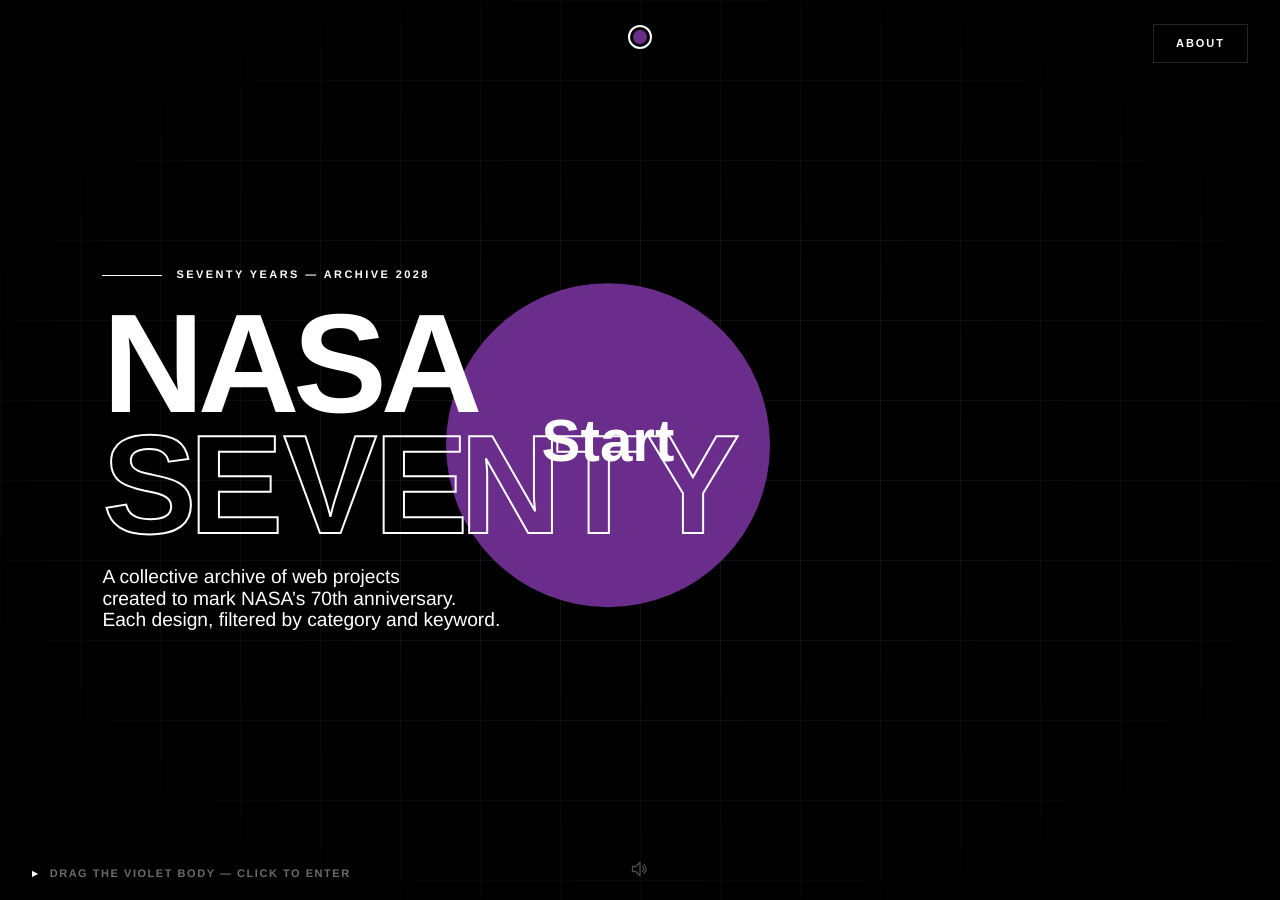
<file: NASA_70/files/index.html>
<!DOCTYPE html>
<html lang="it">
<head>
  <meta charset="UTF-8" />
  <meta name="viewport" content="width=device-width, initial-scale=1.0, maximum-scale=1.0, user-scalable=no" />
  <meta name="theme-color" content="#000000" />
  <title>NASA at 70 — Gravitas</title>
  <link rel="stylesheet" href="style.css" />
</head>
<body>

  <!-- ─── Background atmosphere ───────────────────────────── -->
  <div class="bg-grid" aria-hidden="true"></div>
  <div class="bg-grain" aria-hidden="true"></div>

  <!-- ─── Physics canvas ──────────────────────────────────── -->
  <canvas id="stage" aria-label="Interactive archive map"></canvas>

  <!-- ─── HUD: top bar ────────────────────────────────────── -->
  <header class="hud-top">
    <div id="logo-mark" class="logo-mark" aria-hidden="true">
      <span class="word">NASA</span>
      <span class="word stroked"><span class="sv sv-1">S</span><span class="sv sv-2">E</span><span class="sv sv-3">V</span><span class="sv sv-4">E</span><span class="sv sv-5">N</span><span class="sv sv-6">T</span><span class="sv sv-7">Y</span></span>
    </div>
    <!-- Breadcrumb trail of mini-spheres -->
    <nav id="trail" class="hud-trail" aria-label="Navigation trail"></nav>

  </header>

  <!-- ─── Mode selector (appears after Start, under the logo) ── -->
  <div id="modePanel" class="mode-panel" aria-hidden="true">
    <div class="mode-title">Mode</div>
    <div class="mode-list" role="radiogroup" aria-label="Display mode">
      <button class="mode-btn is-active" data-mode="physical" role="radio" aria-checked="true">physical</button>
      <button class="mode-btn" data-mode="educated" role="radio" aria-checked="false">educated</button>
      <button class="mode-btn" data-mode="game" role="radio" aria-checked="false">game</button>
    </div>
  </div>

  <!-- ─── About button (landing page only) ────────────────── -->
  <button id="aboutBtn" class="about-btn" aria-haspopup="dialog" aria-controls="about">
    <span>About</span>
  </button>

  <!-- ─── HUD: bottom legend ──────────────────────────────── -->
  <footer class="hud-bot">
    <span class="hud-hint" id="hudHint">drag · collide · click to descend</span>
    <span class="hud-coord" id="hudCoord"></span>
  </footer>

  <!-- ─── Sound toggle (mute all audio: collisions + game music/voice) ─── -->
  <button id="soundToggle" class="sound-toggle" aria-label="Toggle sound" aria-pressed="true">
    <svg viewBox="0 0 24 24" width="20" height="20" aria-hidden="true">
      <polygon class="spk" points="3,9 7,9 12,4 12,20 7,15 3,15" fill="none" stroke="currentColor" stroke-width="1.6" stroke-linejoin="round"/>
      <path class="wave" d="M14.8 9 a3.6 3.6 0 0 1 0 6" fill="none" stroke="currentColor" stroke-width="1.6" stroke-linecap="round"/>
      <path class="wave" d="M16.8 7 a6.2 6.2 0 0 1 0 10" fill="none" stroke="currentColor" stroke-width="1.6" stroke-linecap="round"/>
      <line class="slash" x1="14.5" y1="8" x2="20.5" y2="16" stroke="currentColor" stroke-width="1.6" stroke-linecap="round"/>
    </svg>
  </button>

  <!-- ─── Intro overlay (only at level 0) ─────────────────── -->
  <div id="intro" class="intro">
    <div class="intro-stack">
      <div class="intro-eyebrow">
        <span class="line"></span>
        <span class="txt">SEVENTY YEARS — ARCHIVE 2028</span>
      </div>
      <h1 class="intro-title">
        <span class="word" data-d="0">NASA</span>
        <span class="word stroked" data-d="1"><span class="sv sv-1">S</span><span class="sv sv-2">E</span><span class="sv sv-3">V</span><span class="sv sv-4">E</span><span class="sv sv-5">N</span><span class="sv sv-6">T</span><span class="sv sv-7">Y</span></span>
      </h1>
      <p class="intro-lead">
        A collective archive of web projects<br />
        created to mark NASA’s 70th anniversary.<br />
        Each design, filtered by category and keyword.
      </p>
    </div>
  </div>

  <!-- ─── Project info panel (slides in at level 3) ───────── -->
  <aside id="panel" class="panel" aria-hidden="true">
    <button class="panel-close" id="panelClose" aria-label="Close">
      <svg viewBox="0 0 24 24" width="22" height="22"><line x1="4" y1="4" x2="20" y2="20" stroke="currentColor" stroke-width="2.5"/><line x1="20" y1="4" x2="4" y2="20" stroke="currentColor" stroke-width="2.5"/></svg>
    </button>
    <div class="panel-scroll">
      <div class="panel-tag" id="panelTag">—</div>
      <h2 class="panel-title" id="panelTitle">—</h2>
      <p class="panel-author" id="panelAuthor">—</p>
      <div class="panel-figure" id="panelFigure"></div>
      <p class="panel-desc" id="panelDesc">—</p>
      <a class="panel-cta" id="panelCta" href="#" target="_blank" rel="noopener">
        <span>visit project</span>
        <svg viewBox="0 0 32 12" width="40" height="14"><line x1="0" y1="6" x2="26" y2="6" stroke="currentColor" stroke-width="2"/><polyline points="20,1 27,6 20,11" stroke="currentColor" stroke-width="2" fill="none"/></svg>
      </a>
    </div>
  </aside>

  <!-- ─── Settings panel (slides in from the left) ────────── -->
  <aside id="settings" class="settings" aria-hidden="true">
    <div class="settings-panel">
      <div class="set-slider" data-key="gravity">
        <div class="set-label">Center gravity</div>
        <div class="set-track"><span class="set-line"></span><span class="set-handle"></span></div>
      </div>

      <div class="set-slider" data-key="bounce">
        <div class="set-label">Bounce amount</div>
        <div class="set-track"><span class="set-line"></span><span class="set-handle"></span></div>
      </div>

      <div class="set-slider" data-key="wander">
        <div class="set-label">Autonomous movement</div>
        <div class="set-track"><span class="set-line"></span><span class="set-handle"></span></div>
      </div>

      <div class="set-slider" data-key="decel">
        <div class="set-label">Deceleration</div>
        <div class="set-track"><span class="set-line"></span><span class="set-handle"></span></div>
      </div>

      <button class="settings-reset" id="settingsReset">Reset</button>
    </div>
    <button id="settingsTab" class="settings-tab" aria-label="Toggle settings" aria-expanded="false">
      <span>Settings</span>
    </button>
  </aside>

  <!-- ─── Dev tool: multiply projects (slides in from the left) ─ -->
  <aside id="multiply" class="settings multiply" aria-hidden="true">
    <div class="settings-panel">
      <div class="set-label">Multiply projects</div>
      <div class="multiply-row">
        <input id="multiplyInput" class="multiply-input" type="number" min="0" inputmode="numeric" value="1" aria-label="Project multiplier" />
        <button id="multiplyOk" class="multiply-ok">OK</button>
      </div>
    </div>
    <button id="multiplyTab" class="settings-tab" aria-label="Toggle multiply" aria-expanded="false">
      <span>Sv.</span>
    </button>
  </aside>

  <!-- ─── Game mode overlay (instructions + game over) ────── -->
  <div id="game" class="game" aria-hidden="true">
    <div class="game-card" id="gameIntro">
      <h2 class="game-title">Dodge projects</h2>
      <p class="game-lead">Move your cursor to steer the white dot and avoid the incoming
         circles. Each circle that comes off the screen is worth one point. It becomes increasingly frenetic and variable.</p>
      <div class="game-controls" id="gameControls" role="radiogroup" aria-label="Control method">
        <button class="game-btn ctrl-btn" id="ctrlMouse"  data-control="mouse"  role="radio" aria-checked="false">Mouse</button>
        <button class="game-btn ctrl-btn" id="ctrlFinger" data-control="finger" role="radio" aria-checked="false">Finger</button>
        <button class="game-btn ctrl-btn" id="ctrlNose"   data-control="nose"   role="radio" aria-checked="false">Nose</button>
      </div>
      <button class="game-btn" id="gamePlay">Play</button>
    </div>
    <div class="game-card" id="gameOver" hidden>
      <h2 class="game-title">You landed on a project</h2>
      <p class="game-score">score: <span id="gameScore">0</span></p>
      <div class="game-actions">
        <button class="game-btn" id="gameSee">See project</button>
        <button class="game-btn" id="gameRetry">Retry</button>
      </div>
    </div>
  </div>

  <!-- Live score while playing — discreet, centered at the top -->
  <div id="gameHud" class="game-hud" aria-hidden="true">
    <span class="game-hud-inner">
      <span class="game-hud-label">Score</span>
      <span id="gameScoreLive" class="game-hud-value">0</span>
    </span>
  </div>

  <!-- Launch countdown overlay — big 3·2·1 synced to Sound/321.mp3 (pointer
       passes through so the ball keeps following the cursor underneath). -->
  <div id="gameCountdown" class="game-countdown" aria-hidden="true">
    <span class="game-count-num"></span>
  </div>

  <!-- ─── About section (scroll-driven gravity scene) ─────── -->
  <section id="about" class="about" aria-hidden="true" role="dialog" aria-label="About — NASA Seventy">
    <!-- Physics layer: purple spheres fall + collide. Sits BEHIND the text,
         which always stays crisp (spheres never overlap a block — they collide). -->
    <canvas id="aboutStage" class="about-stage" aria-hidden="true"></canvas>

    <button id="aboutClose" class="about-close" aria-label="Close about">
      <svg viewBox="0 0 24 24" width="22" height="22"><line x1="4" y1="4" x2="20" y2="20" stroke="currentColor" stroke-width="2.5"/><line x1="20" y1="4" x2="4" y2="20" stroke="currentColor" stroke-width="2.5"/></svg>
    </button>

    <!-- Dedicated vertical scroller (the body stays overflow:hidden, untouched) -->
    <div class="about-scroll" id="aboutScroll">

      <!-- HERO: rigid white line, static spheres above it, title below -->
      <header class="about-hero">
        <span class="about-line" id="aboutLine" aria-hidden="true"></span>
        <h2 class="about-hero-title" data-about-block>Dear&nbsp;Humans,<br/>Dear&nbsp;NASA&nbsp;Fans</h2>
        <span class="about-hero-cue">scroll — release gravity</span>
      </header>

      <!-- TEXT STREAM: every [data-about-block] is registered as a static body -->
      <div class="about-stream">
        <article class="about-block about-block--l" data-about-block>
          <span class="about-block-idx">01</span>
          <p>NASA 70 is an interactive digital archive that gathers and visually presents the web projects created to mark NASA’s seventieth anniversary.</p>
        </article>

        <article class="about-block about-block--c" data-about-block>
          <span class="about-block-idx">02</span>
          <p>The archive is explored through a physical metaphor: navigation filters such as categories, tags and individual projects exist as celestial bodies in a gravitational field, draggable and animated by a continuous physics.</p>
        </article>

        <article class="about-block about-block--r" data-about-block>
          <span class="about-block-idx">03</span>
          <p>The projects are organized into three macro-categories: Cosmos, Knowledge and Craft. Descending through the levels spawns new bodies from the position of the previous one, like an orbital trajectory.</p>
        </article>

        <article class="about-block about-block--l" data-about-block>
          <span class="about-block-idx">04</span>
          <p>It speaks to designers, students and enthusiasts who want to inhabit the archive: to drag, to throw, to collide, and only at the very end, to settle on a single project. Or would you like to send us your project?</p>
        </article>
      </div>

      <div class="about-refs">
        <p>National Aeronautics and Space Administration. (2015). <em>The Eagle has landed</em> [File audio]. NASA. https://www.nasa.gov/wp-content/uploads/2015/01/569462main_eagle_has_landed.mp3</p>
        <p>Montee. (2026, 10 aprile). <em>Opportunity, Wake Up!</em> [Video]. YouTube. https://www.youtube.com/watch?v=D1uadiDYcPA</p>
        <p>Heil, K. (2015, 18 ottobre). <em>Space Shuttle Launch Countdown</em> [Video]. YouTube. https://www.youtube.com/watch?v=Vfn_u768UoQ</p>
      </div>

      <footer class="about-foot">NASA SEVENTY — ARCHIVE 2028</footer>
    </div>
  </section>

  <!-- ─── Loading overlay ─────────────────────────────────── -->
  <div id="loader" class="loader">
    <div class="loader-ring"></div>
    <span class="loader-txt">tracking signal…</span>
  </div>

  <script src="script.js"></script>
</body>
</html>
</file>
<file: NASA_70/files/style.css>
/* ════════════════════════════════════════════════════════════
   NASA AT 70 · GRAVITAS — style.css
   Palette: Cosmos #009FE3 · Knowledge #FFED00 · Craft #E30613
            Others #C6C6C6 · Genesis (purple) #6B2D8B
            Ground #000 · Trace #FFFFFF
   Type: Helvetica Bold (700) + Helvetica Light (300)
   ════════════════════════════════════════════════════════════ */

:root {
  --c-cosmos:    #009FE3;
  --c-knowledge: #FFED00;
  --c-craft:     #E30613;
  --c-others:    #C6C6C6;
  --c-genesis:   #6B2D8B;
  --c-ground:    #000000;
  --c-trace:     #ffffff;
  --c-trace-dim: rgba(255,255,255,0.42);
  --c-trace-fog: rgba(255,255,255,0.14);
  --c-trace-mist:rgba(255,255,255,0.06);

  --t-fast: 220ms cubic-bezier(.2,.7,.2,1);
  --t-med:  420ms cubic-bezier(.2,.7,.2,1);
  --t-slow: 780ms cubic-bezier(.2,.7,.2,1);
}

*, *::before, *::after { box-sizing: border-box; margin: 0; padding: 0; }

html, body {
  width: 100%;
  height: 100%;
  overflow: hidden;
  background: var(--c-ground);
  color: var(--c-trace);
  font-family: "Helvetica Neue", Helvetica, Arial, sans-serif;
  font-weight: 300;
  -webkit-font-smoothing: antialiased;
  -moz-osx-font-smoothing: grayscale;
  text-rendering: geometricPrecision;
  user-select: none;
  -webkit-tap-highlight-color: transparent;
}

body { cursor: default; }
body.dragging { cursor: grabbing; }
body.dragging * { cursor: grabbing !important; }

/* ── Atmosphere layers ────────────────────────────────────── */
.bg-grid {
  position: fixed; inset: 0;
  background-image:
    linear-gradient(to right, var(--c-trace-mist) 1px, transparent 1px),
    linear-gradient(to bottom, var(--c-trace-mist) 1px, transparent 1px);
  background-size: 80px 80px;
  pointer-events: none;
  z-index: 1;
  mask-image: radial-gradient(ellipse at center, #000 30%, transparent 90%);
  -webkit-mask-image: radial-gradient(ellipse at center, #000 30%, transparent 90%);
}

.bg-grain {
  position: fixed; inset: 0;
  pointer-events: none;
  opacity: 0.06;
  z-index: 2;
  background-image: url("data:image/svg+xml,%3Csvg viewBox='0 0 200 200' xmlns='http://www.w3.org/2000/svg'%3E%3Cfilter id='n'%3E%3CfeTurbulence type='fractalNoise' baseFrequency='0.9' numOctaves='2' stitchTiles='stitch'/%3E%3CfeColorMatrix values='0 0 0 0 1 0 0 0 0 1 0 0 0 0 1 0 0 0 0.6 0'/%3E%3C/filter%3E%3Crect width='200' height='200' filter='url(%23n)'/%3E%3C/svg%3E");
  background-size: 200px 200px;
  mix-blend-mode: overlay;
}

/* ── Canvas ──────────────────────────────────────────────── */
#stage {
  position: fixed; inset: 0;
  z-index: 5;
  display: block;
  cursor: grab;
  touch-action: none;
}

/* ── HUD — top bar ───────────────────────────────────────── */
.hud-top {
  position: fixed;
  top: 0; left: 0; right: 0;
  z-index: 20;
  display: grid;
  grid-template-columns: 1fr auto 1fr;
  align-items: start;
  padding: 24px 32px;
  pointer-events: none;
  gap: 24px;
}

.hud-top > * { pointer-events: auto; }

/* Logo mark = a faithful, scaled-down replica of .intro-title.
   Same line-height, letter-spacing and per-letter margins, with the
   text-stroke set proportionally (title is 2px @168px → ~0.5px @40px). */
.logo-mark {
  grid-column: 1;
  display: flex;
  flex-direction: column;
  line-height: 0.86;
  font-size: 40px;
  font-weight: 700;
  letter-spacing: -0.045em;
  color: var(--c-trace);
  opacity: 0;
  pointer-events: none;
  user-select: none;
  transition: opacity 200ms;
}
.logo-mark.is-visible { opacity: 1; pointer-events: auto; cursor: pointer; }

.logo-mark .word { display: inline-block; }

.logo-mark .stroked {
  -webkit-text-stroke: 0.5px var(--c-trace);
  color: transparent;
  letter-spacing: 0;
  white-space: nowrap;
}
.logo-mark .stroked .sv { display: inline-block; }
.logo-mark .stroked .sv-1 { margin-right: -0.05em; }
.logo-mark .stroked .sv-2 { margin-right: 0em; }
.logo-mark .stroked .sv-3 { margin-right: -0.02em; }
.logo-mark .stroked .sv-4 { margin-right: -0.06em; }
.logo-mark .stroked .sv-5 { margin-right: -0.04em; }
.logo-mark .stroked .sv-6 { margin-right: 0.03em; }
.logo-mark .stroked .sv-7 { margin-right: 0; }

.hud-mark {
  display: flex;
  align-items: center;
  gap: 10px;
  font-weight: 700;
  font-size: 13px;
  letter-spacing: 0.16em;
  color: var(--c-trace);
}

.mark-dot {
  width: 10px; height: 10px;
  border-radius: 50%;
  background: var(--c-trace);
  display: inline-block;
  animation: pulseDot 2.4s ease-in-out infinite;
}

@keyframes pulseDot {
  0%, 100% { opacity: 1; transform: scale(1); }
  50%      { opacity: 0.35; transform: scale(0.7); }
}

.mark-thin { font-weight: 300; opacity: 0.55; }

.hud-logo {
  height: 38px;
  width: auto;
  display: block;
}

.hud-trail {
  grid-column: 2;
  display: flex;
  align-items: center;
  justify-content: center;
  gap: 14px;
  min-height: 24px;
  padding-top: 2px;
}

.trail-node {
  display: inline-flex;
  align-items: center;
  gap: 12px;
  background: none;
  border: none;
  cursor: pointer;
  color: var(--c-trace);
  font-family: inherit;
  padding: 0;
  opacity: 0;
  transform: translateY(-14px) scale(0.94);
  animation: trailIn 420ms cubic-bezier(.22,1,.36,1) forwards;
}

@keyframes trailIn {
  to { opacity: 1; transform: translateY(0) scale(1); }
}

.trail-node.is-settled {
  opacity: 1;
  transform: translateY(0) scale(1);
  animation: none;
}

@keyframes letterIn {
  from { opacity: 0; transform: translateY(5px); }
  to   { opacity: 1; transform: translateY(0); }
}

.trail-ltr {
  display: inline-block;
  opacity: 0;
  animation: letterIn 90ms cubic-bezier(.22,1,.36,1) forwards;
}

@keyframes arrowGrow {
  from { width: 0; opacity: 0; }
  to   { width: 18px; opacity: 1; }
}

.trail-sphere {
  width: 14px; height: 14px;
  border-radius: 50%;
  background: var(--c-trace);
  transition: transform var(--t-fast);
}

.trail-node.is-current .trail-sphere {
  outline: 2px solid var(--c-trace);
  outline-offset: 3px;
}

.trail-node:hover .trail-sphere { transform: scale(1.25); }

.trail-label {
  font-weight: 700;
  font-size: 11px;
  letter-spacing: 0.18em;
  text-transform: uppercase;
}

.trail-arrow {
  width: 0;
  height: 1px;
  background: var(--c-trace-dim);
  display: inline-block;
  opacity: 0;
  animation: arrowGrow 300ms cubic-bezier(.22,1,.36,1) forwards;
}

.trail-arrow.is-settled {
  width: 18px;
  opacity: 1;
  animation: none;
}

.hud-meta {
  display: flex;
  flex-direction: column;
  align-items: flex-end;
  gap: 3px;
  font-size: 11px;
  letter-spacing: 0.14em;
  font-variant-numeric: tabular-nums;
}

.meta-row {
  display: flex;
  gap: 10px;
}

.meta-k {
  font-weight: 700;
  color: var(--c-trace-dim);
  min-width: 22px;
}

.meta-v {
  font-weight: 700;
  color: var(--c-trace);
}

/* ── HUD — bottom strip ──────────────────────────────────── */
.hud-bot {
  position: fixed;
  left: 0; right: 0; bottom: 0;
  z-index: 20;
  display: flex;
  justify-content: space-between;
  padding: 20px 32px;
  font-size: 11px;
  letter-spacing: 0.14em;
  color: var(--c-trace-dim);
  font-weight: 700;
  pointer-events: none;
  text-transform: uppercase;
}

.hud-hint::before {
  content: "▸ ";
  margin-right: 6px;
  color: var(--c-trace);
}

/* ── Sound toggle (collision audio mute) — minimal HUD control ── */
.sound-toggle {
  position: fixed;
  left: 50%;
  bottom: 14px;
  transform: translateX(-50%);
  z-index: 21;
  display: inline-flex;
  align-items: center;
  justify-content: center;
  width: 34px;
  height: 34px;
  padding: 0;
  background: none;
  border: none;
  color: var(--c-trace-dim);
  cursor: pointer;
  pointer-events: auto;
  opacity: 0.7;
  -webkit-tap-highlight-color: transparent;
  transition: opacity var(--t-fast), color var(--t-fast);
}
.sound-toggle:hover { color: var(--c-trace); opacity: 1; }
.sound-toggle .slash { display: none; }
.sound-toggle.is-muted { opacity: 0.45; }
.sound-toggle.is-muted .wave  { display: none; }
.sound-toggle.is-muted .slash { display: block; }

/* ── Mode selector ───────────────────────────────────────────
   A discreet thin-bordered panel, just under the logo. Hidden on the
   landing screen; revealed (.is-ready) once the user clicks "Start". */
.mode-panel {
  position: fixed;
  top: 116px;
  left: 32px;
  z-index: 20;
  display: flex;
  flex-direction: column;
  gap: 11px;
  padding: 14px 16px;
  background: var(--c-ground);
  border: 1px solid var(--c-trace-fog);
  opacity: 0;
  pointer-events: none;
  transform: translateX(-8px);
  /* Fast base transition: governs the HIDE (going back home via the logo), so the
     panel disappears quickly. The reveal is handled by a keyframe animation below. */
  transition: opacity 150ms, transform 150ms;
}
.mode-panel.is-ready {
  opacity: 1;
  pointer-events: auto;
  transform: translateX(0);
  /* REVEAL after Start: driven by a keyframe animation, not a transition. A plain
     transition can be skipped (the box "pops in") if the browser hasn't painted the
     opacity:0 state before .is-ready is added in the same tick — an animation always
     plays 0→1. Slow + soft ease-out; delayed 420ms so it follows the dev tabs.
     fill-mode 'both' keeps it invisible during the delay and pinned at 1 after. */
  animation: modePanelIn 760ms cubic-bezier(0.22, 0.61, 0.36, 1) 420ms both;
}

@keyframes modePanelIn {
  from { opacity: 0; transform: translateX(-8px); }
  to   { opacity: 1; transform: translateX(0); }
}

.mode-title {
  font-weight: 700;
  font-size: 10px;
  letter-spacing: 0.16em;
  text-transform: uppercase;
  color: var(--c-trace-dim);
}

.mode-list {
  display: flex;
  flex-direction: column;
  gap: 7px;
}

.mode-btn {
  position: relative;
  align-self: flex-start;
  padding: 0 0 0 14px;
  background: none;
  border: none;
  font-family: inherit;
  font-weight: 700;
  font-size: 11px;
  letter-spacing: 0.18em;
  text-transform: uppercase;
  text-align: left;
  color: var(--c-trace-dim);
  cursor: pointer;
  transition: color var(--t-fast);
}
.mode-btn::before {
  content: "";
  position: absolute;
  left: 0;
  top: 50%;
  width: 6px;
  height: 6px;
  transform: translateY(-50%);
  background: currentColor;
  opacity: 0;
  transition: opacity var(--t-fast);
}
.mode-btn:hover { color: var(--c-trace); }
.mode-btn.is-active { color: var(--c-trace); }
.mode-btn.is-active::before { opacity: 1; }
/* Toglie il riquadro di focus di default del browser (visibile su Chrome quando si
   naviga i progetti con le frecce): la modalità selezionata resta comunque indicata
   dal colore acceso e dal quadratino ::before, quindi non si perde alcun riscontro. */
.mode-btn:focus,
.mode-btn:focus-visible { outline: none; }

/* ── Intro overlay (only level 0) ────────────────────────── */
.intro {
  position: fixed;
  inset: 0;
  z-index: 15;
  pointer-events: none;
  display: flex;
  align-items: center;
  padding: 0 8vw;
  transition: opacity var(--t-slow);
}

.intro.is-gone {
  opacity: 0;
}

.intro-stack {
  max-width: 720px;
  display: flex;
  flex-direction: column;
  gap: 22px;
}

.intro-eyebrow {
  display: flex;
  align-items: center;
  gap: 14px;
  font-size: 11px;
  letter-spacing: 0.22em;
  font-weight: 700;
  color: var(--c-trace);
  text-transform: uppercase;
  opacity: 0;
  animation: fadeUp 700ms cubic-bezier(.2,.7,.2,1) 0.2s forwards;
}

.intro-eyebrow .line {
  width: 60px;
  height: 1px;
  background: var(--c-trace);
}

.intro-title {
  font-weight: 700;
  font-size: clamp(56px, 11vw, 168px);
  line-height: 0.86;
  letter-spacing: -0.045em;
  color: var(--c-trace);
}

.intro-title .word {
  display: inline-block;
  opacity: 0;
  transform: translateY(28px);
  animation: fadeUp 800ms cubic-bezier(.2,.7,.2,1) forwards;
}

.intro-title .word[data-d="0"] { animation-delay: 0.32s; }
.intro-title .word[data-d="1"] { animation-delay: 0.46s; }
.intro-title .word[data-d="2"] { animation-delay: 0.58s; }

.intro-title .stroked {
  -webkit-text-stroke: 2px var(--c-trace);
  color: transparent;
  letter-spacing: 0;
  white-space: nowrap;
}

.intro-title .stroked .sv { display: inline-block; }
/* spazio dopo ogni lettera — modifica margin-right per spaziatura individuale */
.intro-title .stroked .sv-1 { margin-right: -0.05em; }
.intro-title .stroked .sv-2 { margin-right: 0em; }
.intro-title .stroked .sv-3 { margin-right: -0.02em; }
.intro-title .stroked .sv-4 { margin-right: -0.06em; }
.intro-title .stroked .sv-5 { margin-right: -0.04em; }
.intro-title .stroked .sv-6 { margin-right: 0.03em; }
.intro-title .stroked .sv-7 { margin-right: 1; }

.intro-lead {
  font-weight: 300;
  font-size: clamp(15px, 1.5vw, 22px);
  line-height: 1.1;
  color: var(--c-trace);
  max-width: 480px;
  opacity: 0;
  animation: fadeUp 700ms cubic-bezier(.2,.7,.2,1) 0.85s forwards;
}

.intro-lead em {
  font-style: normal;
  -webkit-text-stroke: 1px var(--c-trace);
  color: transparent;
  font-weight: 700;
}

.intro-cue {
  display: flex;
  align-items: center;
  gap: 10px;
  font-size: 12px;
  font-weight: 700;
  letter-spacing: 0.16em;
  text-transform: uppercase;
  color: var(--c-trace-dim);
  margin-top: 10px;
  opacity: 0;
  animation: fadeUp 700ms cubic-bezier(.2,.7,.2,1) 1.15s forwards;
}

.cue-dot {
  width: 8px; height: 8px;
  border-radius: 50%;
  background: var(--c-genesis);
  animation: cuePulse 1.4s ease-in-out infinite;
}

@keyframes cuePulse {
  0%, 100% { transform: scale(1); box-shadow: 0 0 0 0 rgba(107,45,139,0.7); }
  50%      { transform: scale(1.2); box-shadow: 0 0 0 10px rgba(107,45,139,0); }
}

@keyframes fadeUp {
  to { opacity: 1; transform: translateY(0); }
}

/* ── Project info panel ──────────────────────────────────── */
.panel {
  position: fixed;
  top: 0; right: 0;
  height: 100vh;
  width: min(440px, 92vw);
  background: var(--c-ground);
  z-index: 30;
  border-left: 1px solid var(--c-trace-fog);
  transform: translateX(100%);
  transition: transform var(--t-med);
  display: flex;
  flex-direction: column;
}

.panel.is-open {
  transform: translateX(0);
}

.panel-close {
  position: absolute;
  top: 18px; right: 18px;
  background: none;
  border: 1px solid var(--c-trace-fog);
  border-radius: 50%;
  width: 40px; height: 40px;
  display: flex;
  align-items: center;
  justify-content: center;
  color: var(--c-trace);
  cursor: pointer;
  z-index: 2;
  transition: background var(--t-fast), border-color var(--t-fast);
}

.panel-close:hover {
  background: var(--c-trace);
  color: var(--c-ground);
}

.panel-scroll {
  flex: 1;
  overflow-y: auto;
  padding: 84px 36px 48px;
  display: flex;
  flex-direction: column;
  gap: 18px;
}

.panel-scroll::-webkit-scrollbar { width: 0; }

.panel-tag {
  display: none;
}

.panel-title {
  font-weight: 700;
  font-size: clamp(26px, 3.4vw, 38px);
  line-height: 1.04;
  letter-spacing: -0.025em;
  color: var(--c-trace);
}

.panel-author {
  font-weight: 300;
  font-size: 14px;
  color: var(--c-trace-dim);
  letter-spacing: 0.01em;
}

.panel-figure {
  width: 100%;
  aspect-ratio: 16 / 9;
  background: var(--c-trace-mist);
  overflow: hidden;
  position: relative;
  border: 1px solid var(--c-trace-fog);
  margin-top: 4px;
}

.panel-figure img {
  width: 100%; height: 100%;
  object-fit: cover;
  display: block;
}

.panel-figure-empty {
  position: absolute;
  inset: 0;
  display: flex;
  align-items: center;
  justify-content: center;
  font-weight: 300;
  font-size: 11px;
  letter-spacing: 0.18em;
  color: var(--c-trace-dim);
  text-transform: uppercase;
}

.panel-desc {
  font-weight: 300;
  font-size: 14.5px;
  line-height: 1.55;
  color: var(--c-trace);
  opacity: 0.86;
  margin-top: 8px;
}

.panel-cta {
  display: flex;
  align-items: center;
  justify-content: space-between;
  padding: 18px 22px;
  background: var(--c-trace);
  color: var(--c-ground);
  text-decoration: none;
  font-weight: 700;
  font-size: 13px;
  letter-spacing: 0.16em;
  text-transform: uppercase;
  margin-top: 8px;
  transition: background var(--t-fast), color var(--t-fast), transform var(--t-fast);
}

.panel-cta:hover {
  background: var(--c-genesis);
  color: var(--c-trace);
  transform: translateY(-2px);
}

.panel-cta svg { transition: transform var(--t-fast); }
.panel-cta:hover svg { transform: translateX(6px); }

/* ── Settings panel (mirrors the project panel, from the left) ── */
.settings {
  position: fixed;
  top: 50%;
  left: 0;
  z-index: 30;
  /* Hidden until "Start" is clicked: the whole thing — TAB INCLUDED — sits off-screen
     to the left. When .is-ready is added it slides in left→right (the tab appears).
     Same timing/easing as the project panel (--t-med). */
  transform: translateY(-50%) translateX(calc(-100% - 72px));
  transition: transform var(--t-med);
}

/* Ready (after Start), panel closed: only the tab pokes out at the left edge. */
.settings.is-ready {
  transform: translateY(-50%) translateX(-100%);
}

/* Open: the full panel is on screen. */
.settings.is-ready.is-open {
  transform: translateY(-50%) translateX(0);
}

.settings-panel {
  width: 230px;
  background: var(--c-ground);
  border: 1px solid var(--c-trace-fog);
  border-left: none;
  padding: 28px 26px 30px;
  display: flex;
  flex-direction: column;
  gap: 26px;
}

/* Vertical tab anchored to the panel's right edge — rides along with the slide. */
.settings-tab {
  position: absolute;
  left: 100%;
  top: 50%;
  transform: translateY(-50%);
  background: var(--c-ground);
  border: 1px solid var(--c-trace-fog);
  border-left: none;
  color: var(--c-trace);
  font-family: inherit;
  display: flex;
  align-items: center;       /* centre the label vertically */
  justify-content: center;   /* …and horizontally */
  padding: 34px 18px;
  cursor: pointer;
  transition: background var(--t-fast), color var(--t-fast);
}

.settings-tab span {
  display: block;
  writing-mode: vertical-rl;
  transform: rotate(180deg);   /* reads bottom-to-top */
  line-height: 1;
  white-space: nowrap;
  font-weight: 700;
  font-size: 11px;
  letter-spacing: 0.18em;
  text-transform: uppercase;
}

.settings-tab:hover { background: var(--c-trace); color: var(--c-ground); }

.set-slider {
  display: flex;
  flex-direction: column;
  gap: 13px;
}

.set-label {
  font-weight: 700;
  font-size: 10px;
  letter-spacing: 0.16em;
  text-transform: uppercase;
  color: var(--c-trace-dim);
}

.set-track {
  position: relative;
  height: 16px;
  cursor: pointer;
}

.set-line {
  position: absolute;
  left: 0; right: 0;
  top: 50%;
  height: 1px;
  background: var(--c-trace-dim);
}

.set-handle {
  position: absolute;
  top: 50%;
  left: 50%;
  width: 14px; height: 14px;
  border-radius: 50%;
  background: var(--c-trace);
  transform: translate(-50%, -50%);
  cursor: grab;
  transition: box-shadow var(--t-fast);
}

.set-handle:hover { box-shadow: 0 0 0 4px var(--c-trace-fog); }
.set-handle.is-dragging { cursor: grabbing; box-shadow: 0 0 0 5px var(--c-trace-fog); }

.settings-reset {
  align-self: flex-start;
  margin-top: 6px;
  background: none;
  border: 1px solid var(--c-trace-fog);
  color: var(--c-trace-dim);
  font-family: inherit;
  font-weight: 700;
  font-size: 10px;
  letter-spacing: 0.18em;
  text-transform: uppercase;
  padding: 9px 18px;
  cursor: pointer;
  transition: background var(--t-fast), color var(--t-fast), border-color var(--t-fast);
}

.settings-reset:hover {
  background: var(--c-trace);
  color: var(--c-ground);
  border-color: var(--c-trace);
}

/* ── Multiply dev-tool (reuses .settings / .settings-tab / .settings-panel) ── */
/* Sits well below the Settings panel's lower edge so the "Sv." tab is never
   covered when Settings is open (that panel is tall: 4 sliders + Reset). */
.multiply { top: calc(50% + 250px); }

.multiply-row {
  display: flex;
  gap: 8px;
  margin-top: 4px;
}

.multiply-input {
  width: 72px;
  background: none;
  border: 1px solid var(--c-trace-fog);
  color: var(--c-trace);
  font-family: inherit;
  font-weight: 700;
  font-size: 13px;
  letter-spacing: 0.04em;
  padding: 8px 10px;
  outline: none;
  transition: border-color var(--t-fast);
}

.multiply-input:focus { border-color: var(--c-trace-dim); }

/* strip the native number spinners */
.multiply-input::-webkit-outer-spin-button,
.multiply-input::-webkit-inner-spin-button { -webkit-appearance: none; margin: 0; }
.multiply-input { -moz-appearance: textfield; }

.multiply-ok {
  background: none;
  border: 1px solid var(--c-trace-fog);
  color: var(--c-trace-dim);
  font-family: inherit;
  font-weight: 700;
  font-size: 11px;
  letter-spacing: 0.16em;
  text-transform: uppercase;
  padding: 8px 16px;
  cursor: pointer;
  transition: background var(--t-fast), color var(--t-fast), border-color var(--t-fast);
}

.multiply-ok:hover {
  background: var(--c-trace);
  color: var(--c-ground);
  border-color: var(--c-trace);
}

/* ── Loader ──────────────────────────────────────────────── */
.loader {
  position: fixed;
  inset: 0;
  background: var(--c-ground);
  z-index: 100;
  display: flex;
  flex-direction: column;
  align-items: center;
  justify-content: center;
  gap: 24px;
  transition: opacity 600ms ease, visibility 600ms ease;
}

.loader.is-gone {
  opacity: 0;
  visibility: hidden;
}

.loader-ring {
  width: 56px;
  height: 56px;
  border-radius: 50%;
  border: 2px solid var(--c-trace-fog);
  border-top-color: var(--c-trace);
  animation: spin 1.2s linear infinite;
}

@keyframes spin { to { transform: rotate(360deg); } }

.loader-txt {
  font-weight: 700;
  font-size: 11px;
  letter-spacing: 0.22em;
  text-transform: uppercase;
  color: var(--c-trace-dim);
}

/* ── Small screens ───────────────────────────────────────── */
@media (max-width: 700px) {
  .hud-top {
    grid-template-columns: 1fr 1fr;
    grid-template-rows: auto auto;
    padding: 16px 20px;
  }
  .hud-trail {
    grid-column: 1 / -1;
    justify-content: flex-start;
    flex-wrap: wrap;
    gap: 8px;
  }
  .hud-bot { padding: 14px 20px; font-size: 9.5px; }
  .hud-coord { display: none; }
  .intro { padding: 0 7vw; }
  .panel-scroll { padding: 84px 24px 32px; }
}

/* ════════════════════════════════════════════════════════════
   GAME MODE  —  "Dodge the archive"
   Additive only. The mini-game draws on the existing #stage canvas;
   these styles cover just the HTML overlay (instructions + game over).
   Palette / type / motion mirror the rest of the site: same tokens,
   .intro-like fade, .panel-cta-like buttons.
   ════════════════════════════════════════════════════════════ */
.game {
  position: fixed;
  inset: 0;
  z-index: 16;                       /* above canvas (5), below Mode panel (20) + drawer (30) */
  display: flex;
  align-items: center;
  justify-content: center;
  padding: 0 8vw;
  opacity: 0;
  pointer-events: none;
  transition: opacity var(--t-med);
}
.game.is-active { opacity: 1; }
/* Cards take pointer events only when shown; the canvas behind keeps receiving
   mouse moves (the player ball follows the cursor) during play. */
.game.is-active .game-card { pointer-events: auto; }

/* The breadcrumb trail is meaningless in the game — hide it while game mode is on
   (the logo stays as the way back). Opacity keeps its grid slot, so the logo doesn't shift. */
.hud-trail { transition: opacity var(--t-fast); }
.hud-trail.game-hidden { opacity: 0; pointer-events: none; }

.game-card {
  max-width: 560px;
  display: flex;
  flex-direction: column;
  gap: 20px;
  text-align: center;
  align-items: center;
}
.game-card[hidden] { display: none; }

/* Intro card reads as a left-aligned editorial block (like the site's .intro-stack):
   eyebrow, title and lead all flush-left. The game-over card stays centered. */
#gameIntro { text-align: left; align-items: flex-start; }

.game-eyebrow {
  font-weight: 700;
  font-size: 11px;
  letter-spacing: 0.22em;
  text-transform: uppercase;
  color: var(--c-trace-dim);
}

.game-title {
  font-weight: 700;
  font-size: clamp(36px, 6vw, 76px);
  line-height: 0.9;
  letter-spacing: -0.03em;
  color: var(--c-trace);
}

.game-lead {
  font-weight: 300;
  font-size: clamp(15px, 1.5vw, 22px);
  line-height: 1.2;
  color: var(--c-trace);
  max-width: 460px;
  text-align: left;
}

.game-score {
  font-weight: 700;
  font-size: 14px;
  letter-spacing: 0.18em;
  text-transform: uppercase;
  color: var(--c-trace-dim);
}

/* Live score counter — fixed, centered at the top, deliberately discreet so it
   never competes with the game. Same typographic language as the rest of the HUD
   (uppercase, letter-spaced, --c-trace tones). Shown only while playing. */
.game-hud {
  position: fixed;
  top: 0; left: 0; right: 0;
  z-index: 17;                      /* above canvas (5) + game backdrop (16), below Mode panel (20) */
  display: flex;
  justify-content: center;
  padding: 24px 0;
  pointer-events: none;
  opacity: 0;
  transition: opacity var(--t-med);
}
.game-hud.is-on { opacity: 1; }
.game-hud-inner {
  display: inline-flex;
  align-items: baseline;
  gap: 10px;
  font-weight: 700;
  font-size: 12px;
  letter-spacing: 0.2em;
  text-transform: uppercase;
}
.game-hud-label { color: var(--c-trace-dim); }
.game-hud-value { color: var(--c-trace); font-variant-numeric: tabular-nums; }

/* Launch countdown — the big 3·2·1 over the canvas. Pointer-transparent so the
   white ball keeps tracking the cursor underneath while the numbers play. */
.game-countdown {
  position: fixed;
  inset: 0;
  z-index: 17;                       /* same band as the HUD: above canvas + game backdrop */
  display: flex;
  align-items: center;
  justify-content: center;
  pointer-events: none;
}
.game-countdown[aria-hidden="true"] { display: none; }
.game-count-num {
  font-weight: 700;
  font-size: clamp(120px, 28vw, 360px);
  line-height: 1;
  letter-spacing: -0.04em;
  color: var(--c-trace);
  font-variant-numeric: tabular-nums;
}
/* Re-added on every number change to retrigger the pop (scale + fade in). */
.game-count-num.is-pop { animation: count-pop 0.95s cubic-bezier(0.2, 0.7, 0.2, 1) both; }
@keyframes count-pop {
  0%   { opacity: 0; transform: scale(1.4); }
  18%  { opacity: 1; transform: scale(1); }
  78%  { opacity: 1; transform: scale(1); }
  100% { opacity: 0; transform: scale(0.92); }
}

.game-actions {
  display: flex;
  gap: 14px;
  margin-top: 4px;
}

/* Primary button: a horizontal twin of .panel-cta. */
/* Visual twin of the vertical .settings-tab — black with a faint border,
   white text; inverts to white-on-black on hover. (No 90° rotation: this
   button stays horizontal.) */
.game-btn {
  display: inline-flex;
  align-items: center;
  justify-content: center;
  padding: 16px 32px;
  background: var(--c-ground);
  border: 1px solid var(--c-trace-fog);
  color: var(--c-trace);
  font-family: inherit;
  font-weight: 700;
  font-size: 13px;
  letter-spacing: 0.18em;
  text-transform: uppercase;
  cursor: pointer;
  transition: background var(--t-fast), color var(--t-fast);
}
.game-btn:hover {
  background: var(--c-trace);
  color: var(--c-ground);
}
/* "See project" once used: locks into the selected (white) state and stops
   responding — the project can be summoned only on the first click. */
.game-btn.is-selected,
.game-btn.is-selected:hover {
  background: var(--c-trace);
  color: var(--c-ground);
  pointer-events: none;
  cursor: default;
}

/* Control selector (Mouse / Finger / Nose): the chosen method holds the white
   (selected) look until Play is pressed — but, unlike .is-selected, it stays
   clickable so the player can switch between the three. */
.game-controls {
  display: flex;
  gap: 12px;
  flex-wrap: wrap;
}
/* The three method buttons are smaller than the primary Play button. */
.ctrl-btn {
  padding: 10px 18px;
  font-size: 11px;
  letter-spacing: 0.16em;
}
.game-btn.is-chosen,
.game-btn.is-chosen:hover {
  background: var(--c-trace);
  color: var(--c-ground);
}

/* Play appears only once a control method has been chosen. */
#gamePlay { display: none; }
#gameIntro.is-ready #gamePlay { display: inline-flex; }

/* ════════════════════════════════════════════════════════════
   ABOUT  —  launcher button + scroll-driven gravity section
   Additive only. Palette / type / line-weights mirror the rest of
   the site; the button is a horizontal twin of the .settings-tab.
   ════════════════════════════════════════════════════════════ */

/* ── Launcher: horizontal sibling of the vertical Settings tab ── */
.about-btn {
  position: fixed;
  top: 24px;
  right: 32px;
  z-index: 22;                       /* above HUD (20), below loader (100) */
  background: var(--c-ground);
  border: 1px solid var(--c-trace-fog);
  color: var(--c-trace);
  font-family: inherit;
  padding: 13px 22px;
  cursor: pointer;
  opacity: 0;
  transform: translateY(-8px);
  pointer-events: none;              /* off-screen / hidden until on the landing page */
  transition: background var(--t-fast), color var(--t-fast),
              opacity var(--t-med), transform var(--t-med);
}

.about-btn span {
  display: block;
  line-height: 1;
  font-weight: 700;
  font-size: 11px;
  letter-spacing: 0.18em;
  text-transform: uppercase;
}

.about-btn.is-shown {
  opacity: 1;
  transform: translateY(0);
  pointer-events: auto;
}

.about-btn:hover { background: var(--c-trace); color: var(--c-ground); }

/* ── Overlay ──────────────────────────────────────────────── */
.about {
  position: fixed;
  inset: 0;
  z-index: 40;                       /* above HUD + panels, below loader (100) */
  background: var(--c-ground);
  opacity: 0;
  visibility: hidden;
  transition: opacity var(--t-med), visibility var(--t-med);
}

.about.is-open { opacity: 1; visibility: visible; }

/* While About is open, lift the top bar above the overlay so the "NASA SEVENTY"
   corner logo stays pinned top-left; hide the (empty) breadcrumb trail so only
   the logo shows over the section. */
.about-active .hud-top   { z-index: 50; }          /* above .about (40), below loader (100) */
.about-active .hud-trail { opacity: 0; pointer-events: none; }

/* During the logo's grow-back to the landing, lift the intro (which owns the
   crisp, native-size big title) above the fading overlay, so the high-quality
   flyLogoToHome animation is visible the instant it starts. */
.intro.above-about { z-index: 45; }

/* Physics canvas — fixed to the viewport, sits BEHIND the scrolling text */
.about-stage {
  position: absolute;
  inset: 0;
  z-index: 1;
  display: block;
  pointer-events: none;
}

/* Dedicated scroller (keeps the body's overflow:hidden untouched) */
.about-scroll {
  position: absolute;
  inset: 0;
  z-index: 2;
  overflow-x: hidden;
  overflow-y: auto;
  -webkit-overflow-scrolling: touch;
}
.about-scroll::-webkit-scrollbar { width: 0; }

.about-close {
  position: absolute;
  top: 22px;
  right: 24px;
  z-index: 5;
  background: var(--c-ground);
  border: 1px solid var(--c-trace-fog);
  border-radius: 50%;
  width: 44px;
  height: 44px;
  display: flex;
  align-items: center;
  justify-content: center;
  color: var(--c-trace);
  cursor: pointer;
  transition: background var(--t-fast), color var(--t-fast);
}
.about-close:hover { background: var(--c-trace); color: var(--c-ground); }

/* ── Hero ─────────────────────────────────────────────────── */
.about-hero {
  position: relative;
  min-height: 100vh;                 /* fills the first screen → scroll to reveal */
  padding: 52vh 8vw 0;               /* title sits just below the 46vh line */
}

/* The rigid, geometric containment line — full-width, 2px, dissolves on scroll */
.about-line {
  position: absolute;
  left: 0;
  right: 0;
  top: 46vh;
  height: 2px;
  background: var(--c-trace);
  pointer-events: none;
  transition: opacity var(--t-med);
}
.about-line.is-released { opacity: 0; }

.about-hero-title {
  width: fit-content;          /* box hugs the text → spheres rest on the title, not on empty space */
  font-weight: 700;
  font-size: clamp(40px, 8vw, 132px);
  line-height: 0.92;
  letter-spacing: -0.04em;
  color: var(--c-trace);
}

.about-hero-cue {
  display: inline-block;
  margin-top: 22px;
  font-weight: 700;
  font-size: 11px;
  letter-spacing: 0.2em;
  text-transform: uppercase;
  color: var(--c-trace-dim);
}

/* ── Text stream: asymmetric, alternated blocks ──────────── */
.about-stream {
  position: relative;
  padding: 12vh 8vw 4vh;
  display: flex;
  flex-direction: column;
  gap: 24vh;                         /* generous gaps so spheres bounce between blocks */
}

.about-block {
  position: relative;
  max-width: 44ch;
}

.about-block--l { margin-right: auto; }                    /* left third  */
.about-block--c { margin-left: auto; margin-right: auto; } /* centred     */
.about-block--r { margin-left: auto; }                     /* right third */

.about-block-idx {
  display: block;
  margin-bottom: 14px;
  font-weight: 700;
  font-size: 11px;
  letter-spacing: 0.2em;
  color: var(--c-trace-dim);
}

.about-block p {
  font-weight: 300;
  font-size: clamp(16px, 1.7vw, 22px);
  line-height: 1.32;
  color: var(--c-trace);
}

.about-refs {
  padding: 0 8vw 10vh;
  display: flex;
  flex-direction: column;
  gap: 1.2em;
  max-width: 44ch;
  font-size: clamp(16px, 1.7vw, 22px); /* ch context matches .about-block */
}

.about-refs p {
  font-weight: 300;
  font-size: clamp(10px, 1vw, 13px);
  line-height: 1.5;
  color: var(--c-trace-dim);
}

.about-refs em {
  font-style: italic;
}

.about-foot {
  padding: 0 8vw 14vh;
  font-weight: 700;
  font-size: 11px;
  letter-spacing: 0.2em;
  text-transform: uppercase;
  color: var(--c-trace-dim);
}

@media (max-width: 700px) {
  .about-btn { top: 16px; right: 20px; padding: 11px 18px; }
  .about-hero { padding: 48vh 7vw 0; }
  .about-stream { padding: 10vh 7vw 14vh; gap: 20vh; }
  .about-block { max-width: 34ch; }
}
</file>
